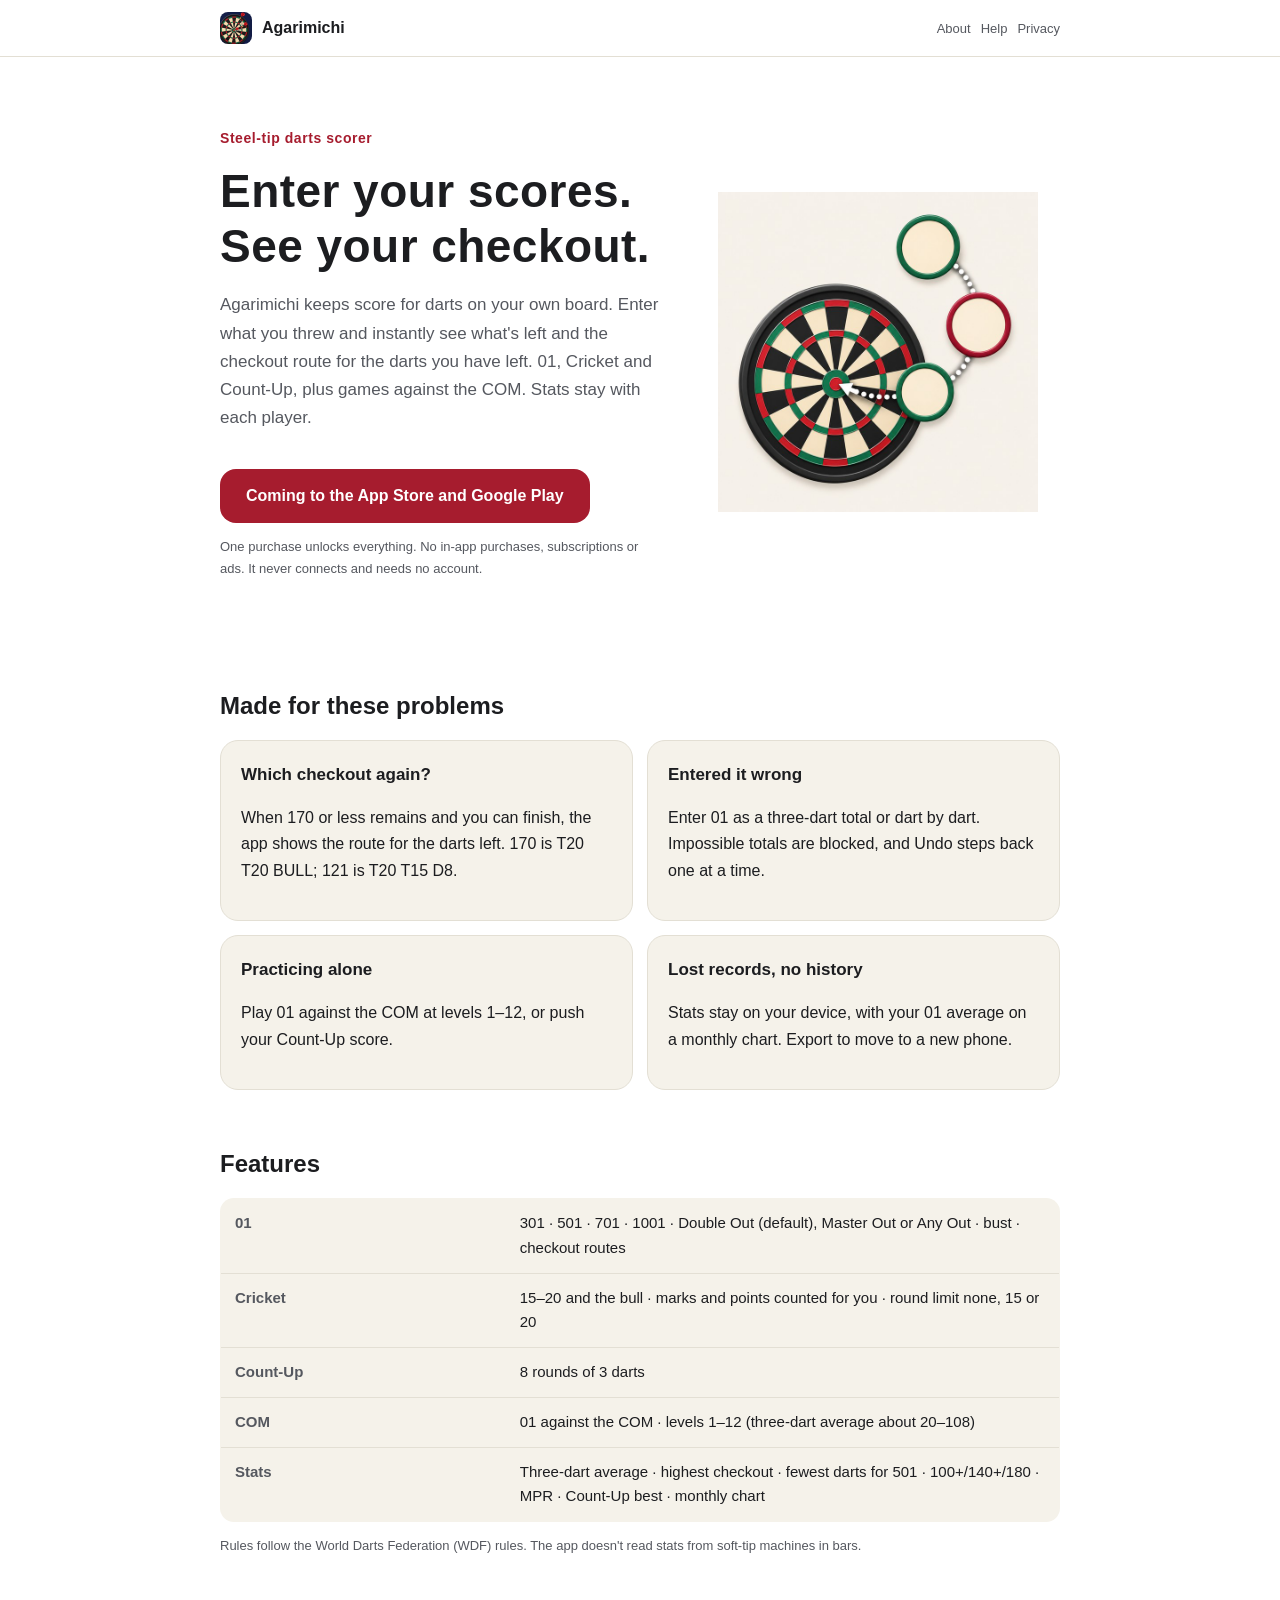
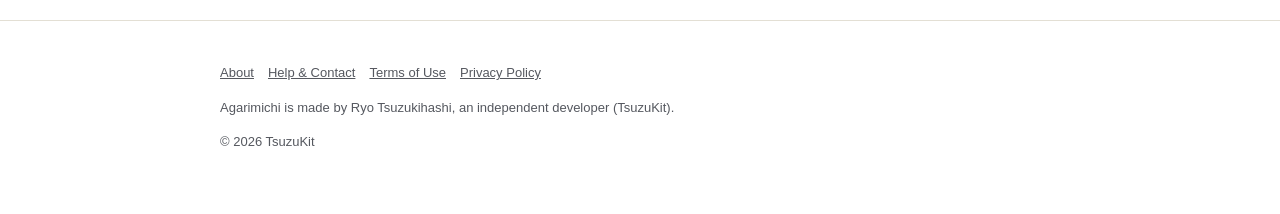
<file: index.html>
<!DOCTYPE html>
<html lang="ja" data-title-ja="あがりみち｜ダーツのスコアとアレンジ" data-title-en="Agarimichi | Darts scorer with checkout routes">
<head>
<meta charset="UTF-8">
<meta name="viewport" content="width=device-width, initial-scale=1">
<script>(function(){var l=navigator.languages&&navigator.languages.length?navigator.languages:[navigator.language||"ja"],p="en";for(var i=0;i<l.length;i++){var c=String(l[i]).toLowerCase();if(c.indexOf("ja")===0){p="ja";break}if(c.indexOf("en")===0){p="en";break}}var d=document.documentElement;d.lang=p;var t=d.getAttribute("data-title-"+p);if(t){document.title=t}})();</script>
<title>あがりみち｜ダーツのスコアとアレンジ</title>
<meta name="description" content="家のダーツボードで投げた点を入れると、残りと上がりの道すじ（アレンジ）がすぐ出るスコアのアプリ。01・クリケット・カウントアップ・COM 対戦・人ごとの成績。買い切り・広告なし・通信なし。 / Enter what you throw at your own dartboard and see what is left and how to check out. 01, Cricket, Count-Up, games vs the COM and stats. One purchase, no ads, no network.">
<meta property="og:title" content="あがりみち｜ダーツのスコアとアレンジ">
<meta property="og:description" content="家のダーツボードで投げた点を入れると、残りと上がりの道すじ（アレンジ）がすぐ出るスコアのアプリ。01・クリケット・カウントアップ・COM 対戦・人ごとの成績。買い切り・広告なし・通信なし。">
<meta property="og:type" content="website">
<meta property="og:url" content="https://agarimichi.tsuzukit.com/">
<meta property="og:image" content="https://agarimichi.tsuzukit.com/assets/og.jpg">
<link rel="icon" href="assets/icon.png">
<link rel="apple-touch-icon" href="assets/icon.png">
<link rel="stylesheet" href="style.css">
</head>
<body>
<div data-l="ja" lang="ja">
<header class="site"><div class="wrap">
<a class="brand" href="./"><img src="assets/icon.png" alt="" width="32" height="32">あがりみち</a>
<nav class="site"><a href="./">紹介</a><a href="support.html">使い方</a><a href="privacy.html">プライバシー</a></nav>
</div></header>
<main class="wrap">
<section class="hero">
<div>
<p class="eyebrow">ハードダーツのスコア</p>
<h1>投げた点を入れると、<br>上がりの道すじが出る。</h1>
<p class="lead">家のダーツボードで投げた点を入れると、残りの点と、残りの本数で上がる道すじ（アレンジ）がすぐ出ます。01・クリケット・カウントアップ、ひとりなら COM と対戦も。成績は人ごとに残り続けます。</p>
<a class="cta" href="#store" id="store">App Store・Google Play で配信予定</a>
<p class="note">買い切りで全部の機能が使え、アプリ内課金・サブスクリプション・広告はありません。通信しません。アカウントもありません。</p>
</div>
<img src="assets/hero.jpg" alt="ダーツボードの前に3つの丸い札が点線でつながり、まん中のブルを指しているイラスト" width="360">
</section>

<h2>こんな困りごとのために</h2>
<div class="grid two">
<div class="card"><h3>上がり方がすぐ出てこない</h3><p>残りが170以下で上がれるときは、残りの本数で上がる道すじを出します。170なら T20 T20 BULL、121なら T20 T15 D8。</p></div>
<div class="card"><h3>入れ間違えた</h3><p>01 は3投の合計か1投ずつを選べます。3投では出ない合計は入れられず、間違えたら［戻す］で1つずつ戻せます。</p></div>
<div class="card"><h3>ひとりで練習したい</h3><p>01 を COM と対戦できます。強さは1〜12。カウントアップで点を伸ばす練習も。</p></div>
<div class="card"><h3>記録が消える・前の月が見られない</h3><p>成績はこの端末に残り続けます。01 の平均を月ごとのグラフで。書き出して機種変更にも。</p></div>
</div>

<h2>できること</h2>
<table>
<tr><th>01</th><td>301・501・701・1001・上がりはダブル（初めの設定）・マスター・何でも・バースト・アレンジ</td></tr>
<tr><th>クリケット</th><td>15〜20とブル・マークと点を自動で数える・ラウンドの上限 なし・15・20</td></tr>
<tr><th>カウントアップ</th><td>8ラウンド・24投の合計</td></tr>
<tr><th>COM</th><td>01 で対戦・強さ1〜12（3投の平均がおよそ20〜108）</td></tr>
<tr><th>成績</th><td>3投の平均・最高の上がり・501の最少本数・100以上／140以上／180・MPR・カウントアップの最高・月ごとのグラフ</td></tr>
</table>
<p class="note">決まりは世界ダーツ連盟（WDF）の競技規則にそろえました。お店のダーツマシン（ソフトダーツ）の成績は読みません。</p>
</main>
<footer class="site"><div class="wrap">
<p><a href="./">紹介</a><a href="support.html">使い方とお問い合わせ</a><a href="terms.html">利用規約</a><a href="privacy.html">プライバシーポリシー</a></p>
<p>あがりみちは、個人開発者の續橋涼（TsuzuKit）が作っているアプリです。</p>
<p>© 2026 TsuzuKit</p>
</div></footer>
</div>
<div data-l="en" lang="en">
<header class="site"><div class="wrap">
<a class="brand" href="./"><img src="assets/icon.png" alt="" width="32" height="32">Agarimichi</a>
<nav class="site"><a href="./">About</a><a href="support.html">Help</a><a href="privacy.html">Privacy</a></nav>
</div></header>
<main class="wrap">
<section class="hero">
<div>
<p class="eyebrow">Steel-tip darts scorer</p>
<h1>Enter your scores.<br>See your checkout.</h1>
<p class="lead">Agarimichi keeps score for darts on your own board. Enter what you threw and instantly see what's left and the checkout route for the darts you have left. 01, Cricket and Count-Up, plus games against the COM. Stats stay with each player.</p>
<a class="cta" href="#store" id="store">Coming to the App Store and Google Play</a>
<p class="note">One purchase unlocks everything. No in-app purchases, subscriptions or ads. It never connects and needs no account.</p>
</div>
<img src="assets/hero.jpg" alt="Illustration of three round markers joined by a dotted line, pointing to the bull of a dartboard" width="360">
</section>

<h2>Made for these problems</h2>
<div class="grid two">
<div class="card"><h3>Which checkout again?</h3><p>When 170 or less remains and you can finish, the app shows the route for the darts left. 170 is T20 T20 BULL; 121 is T20 T15 D8.</p></div>
<div class="card"><h3>Entered it wrong</h3><p>Enter 01 as a three-dart total or dart by dart. Impossible totals are blocked, and Undo steps back one at a time.</p></div>
<div class="card"><h3>Practicing alone</h3><p>Play 01 against the COM at levels 1–12, or push your Count-Up score.</p></div>
<div class="card"><h3>Lost records, no history</h3><p>Stats stay on your device, with your 01 average on a monthly chart. Export to move to a new phone.</p></div>
</div>

<h2>Features</h2>
<table>
<tr><th>01</th><td>301 · 501 · 701 · 1001 · Double Out (default), Master Out or Any Out · bust · checkout routes</td></tr>
<tr><th>Cricket</th><td>15–20 and the bull · marks and points counted for you · round limit none, 15 or 20</td></tr>
<tr><th>Count-Up</th><td>8 rounds of 3 darts</td></tr>
<tr><th>COM</th><td>01 against the COM · levels 1–12 (three-dart average about 20–108)</td></tr>
<tr><th>Stats</th><td>Three-dart average · highest checkout · fewest darts for 501 · 100+/140+/180 · MPR · Count-Up best · monthly chart</td></tr>
</table>
<p class="note">Rules follow the World Darts Federation (WDF) rules. The app doesn't read stats from soft-tip machines in bars.</p>
</main>
<footer class="site"><div class="wrap">
<p><a href="./">About</a><a href="support.html">Help & Contact</a><a href="terms.html">Terms of Use</a><a href="privacy.html">Privacy Policy</a></p>
<p>Agarimichi is made by Ryo Tsuzukihashi, an independent developer (TsuzuKit).</p>
<p>© 2026 TsuzuKit</p>
</div></footer>
</div>
</body>
</html>
</file>
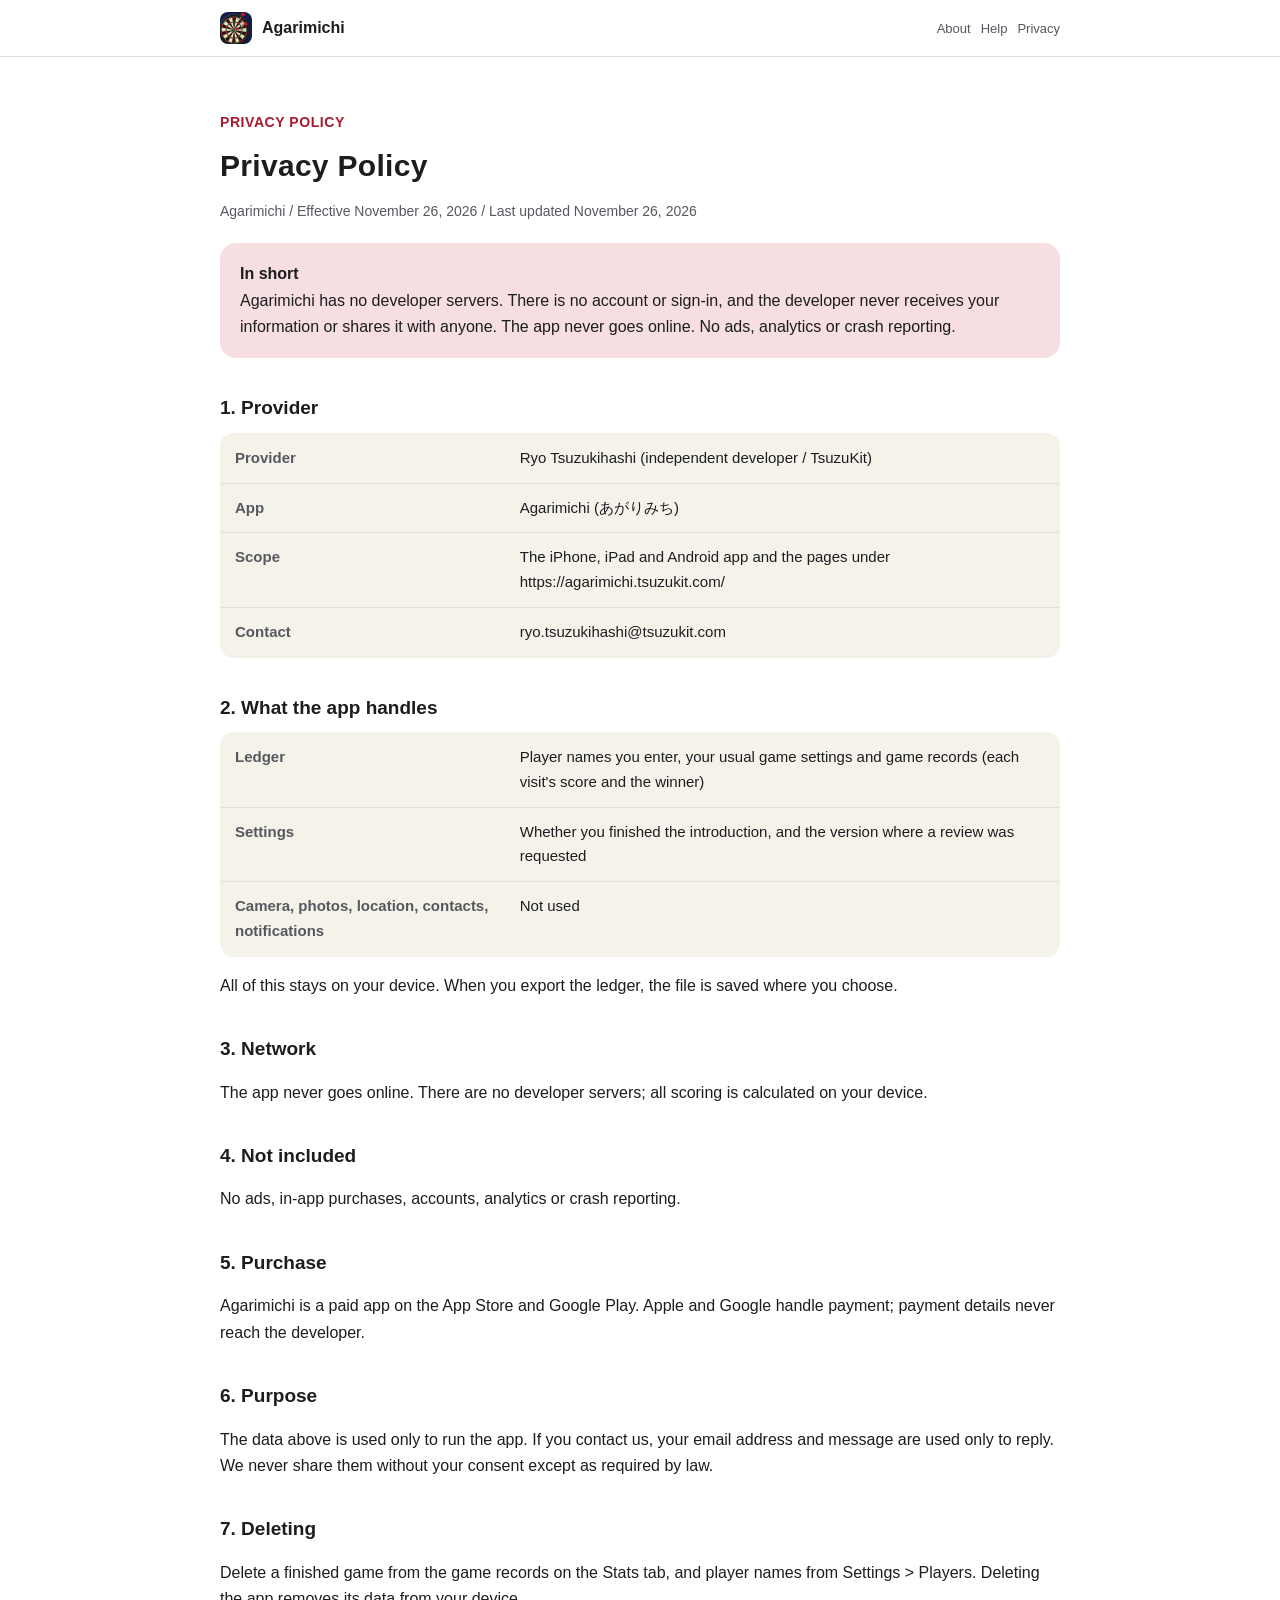
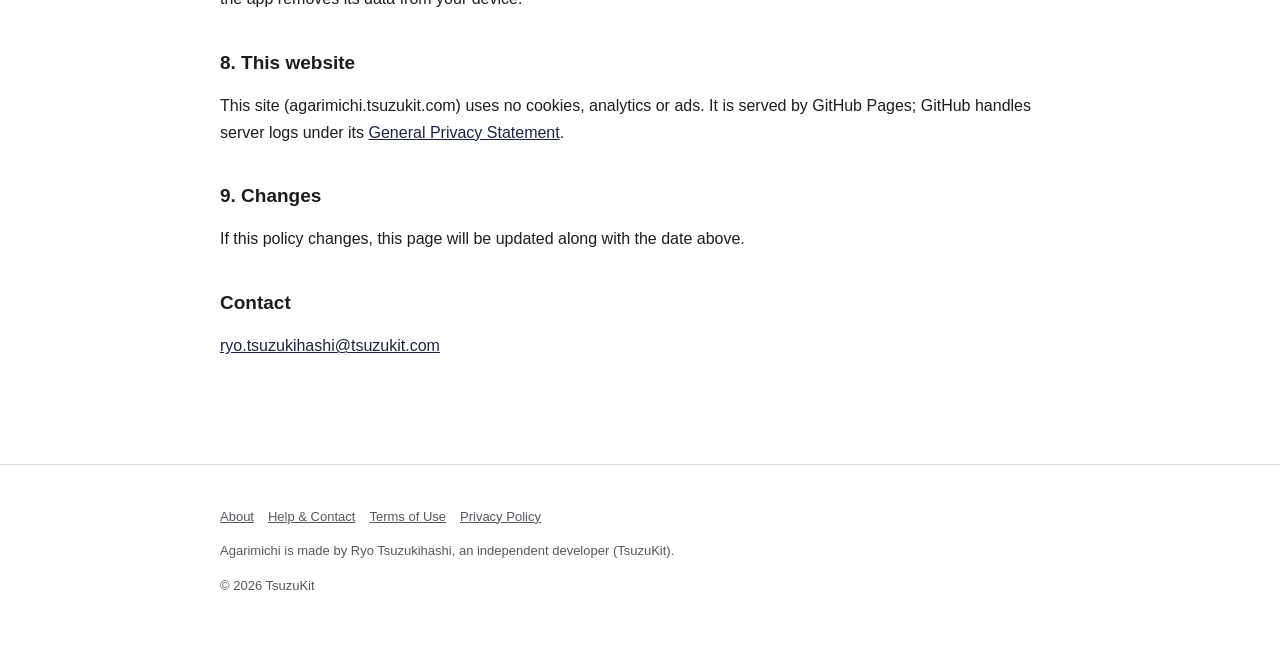
<file: privacy.html>
<!DOCTYPE html>
<html lang="ja" data-title-ja="プライバシーポリシー - あがりみち" data-title-en="Privacy Policy - Agarimichi">
<head>
<meta charset="UTF-8">
<meta name="viewport" content="width=device-width, initial-scale=1">
<script>(function(){var l=navigator.languages&&navigator.languages.length?navigator.languages:[navigator.language||"ja"],p="en";for(var i=0;i<l.length;i++){var c=String(l[i]).toLowerCase();if(c.indexOf("ja")===0){p="ja";break}if(c.indexOf("en")===0){p="en";break}}var d=document.documentElement;d.lang=p;var t=d.getAttribute("data-title-"+p);if(t){document.title=t}})();</script>
<title>プライバシーポリシー - あがりみち</title>
<meta name="description" content="あがりみちのプライバシーポリシー。開発者は個人情報を集めません。通信しません。 / Privacy Policy for Agarimichi. The developer collects no personal information and the app never connects.">
<meta property="og:title" content="プライバシーポリシー - あがりみち">
<meta property="og:description" content="あがりみちのプライバシーポリシー。開発者は個人情報を集めません。通信しません。">
<meta property="og:type" content="website">
<meta property="og:url" content="https://agarimichi.tsuzukit.com/privacy.html">
<meta property="og:image" content="https://agarimichi.tsuzukit.com/assets/og.jpg">
<link rel="icon" href="assets/icon.png">
<link rel="apple-touch-icon" href="assets/icon.png">
<link rel="stylesheet" href="style.css">
</head>
<body>
<div data-l="ja" lang="ja">
<header class="site"><div class="wrap">
<a class="brand" href="./"><img src="assets/icon.png" alt="" width="32" height="32">あがりみち</a>
<nav class="site"><a href="./">紹介</a><a href="support.html">使い方</a><a href="privacy.html">プライバシー</a></nav>
</div></header>
<main class="wrap">
<article class="doc">
<p class="eyebrow">PRIVACY POLICY</p>
<h1>プライバシーポリシー</h1>
<p class="meta">あがりみち／制定日 2026年11月26日／改定日 2026年11月26日</p>
<div class="summary"><strong>このポリシーの要旨</strong><br>あがりみちは、開発者のサーバーを持たないアプリです。アカウント登録やログインはなく、開発者があなたの情報を受け取ることはありません。第三者に渡すこともありません。通信はしません。広告、分析ツール、クラッシュを報告する仕組みは入れていません。</div>
<h2>1. 提供者</h2>
<table>
<tr><th>提供者</th><td>續橋涼（個人開発者 / TsuzuKit）</td></tr>
<tr><th>アプリ名</th><td>あがりみち（英語名 Agarimichi）</td></tr>
<tr><th>対象</th><td>iPhone・iPad・Android 向けアプリと、このページを含む https://agarimichi.tsuzukit.com/ 配下のページ</td></tr>
<tr><th>連絡先</th><td>ryo.tsuzukihashi@tsuzukit.com</td></tr>
</table>
<h2>2. アプリが扱うもの</h2>
<table>
<tr><th>帳面</th><td>あなたが入れた人の名前・いつものゲームの設定・ゲームの記録（回ごとの点・勝った人）</td></tr>
<tr><th>アプリの設定</th><td>案内を終えたかどうか・レビューのお願いを出した版</td></tr>
<tr><th>カメラ・写真・位置・連絡先・通知</th><td>使いません</td></tr>
</table>
<p>これらは端末の中だけに保存します。帳面を書き出したときのファイルは、あなたが選んだ場所に保存されます。</p>
<h2>3. 通信</h2>
<p>通信はしません。開発者のサーバーはありません。点数の計算はすべて端末の中で行います。</p>
<h2>4. 入れていないもの</h2>
<p>広告・アプリ内課金・アカウント登録・分析ツール・クラッシュの報告は入れていません。</p>
<h2>5. 購入</h2>
<p>本アプリは App Store と Google Play の有料アプリです。お支払いは Apple・Google が処理し、支払いの情報は開発者には届きません。</p>
<h2>6. 情報を使う目的</h2>
<p>上のものは、アプリを動かすためだけに使います。お問い合わせをいただいたときは、メールアドレスと内容をお返事のためだけに使います。法令にもとづく場合を除き、本人の同意なく第三者に渡すことはありません。</p>
<h2>7. 消したいとき</h2>
<p>終えたゲームは［成績］のゲームの記録から、人の名前は設定の［人］から消せます。アプリを消すと、端末の中のデータは消えます。</p>
<h2>8. このウェブサイトについて</h2>
<p>このサイト（agarimichi.tsuzukit.com）は、Cookie も、アクセスを計測する仕組みも、広告も使っていません。サイトは GitHub Pages で配信しており、配信の記録は GitHub の <a href="https://docs.github.com/ja/site-policy/privacy-policies/github-general-privacy-statement">プライバシーについての声明</a> に沿って扱われます。</p>
<h2>9. 改定</h2>
<p>このポリシーを変えるときは、このページを書きかえ、上の改定日を新しくします。</p>
<h2>お問い合わせ</h2>
<p><a href="mailto:ryo.tsuzukihashi@tsuzukit.com">ryo.tsuzukihashi@tsuzukit.com</a></p>
</article>
</main>
<footer class="site"><div class="wrap">
<p><a href="./">紹介</a><a href="support.html">使い方とお問い合わせ</a><a href="terms.html">利用規約</a><a href="privacy.html">プライバシーポリシー</a></p>
<p>あがりみちは、個人開発者の續橋涼（TsuzuKit）が作っているアプリです。</p>
<p>© 2026 TsuzuKit</p>
</div></footer>
</div>
<div data-l="en" lang="en">
<header class="site"><div class="wrap">
<a class="brand" href="./"><img src="assets/icon.png" alt="" width="32" height="32">Agarimichi</a>
<nav class="site"><a href="./">About</a><a href="support.html">Help</a><a href="privacy.html">Privacy</a></nav>
</div></header>
<main class="wrap">
<article class="doc">
<p class="eyebrow">PRIVACY POLICY</p>
<h1>Privacy Policy</h1>
<p class="meta">Agarimichi / Effective November 26, 2026 / Last updated November 26, 2026</p>
<div class="summary"><strong>In short</strong><br>Agarimichi has no developer servers. There is no account or sign-in, and the developer never receives your information or shares it with anyone. The app never goes online. No ads, analytics or crash reporting.</div>
<h2>1. Provider</h2>
<table>
<tr><th>Provider</th><td>Ryo Tsuzukihashi (independent developer / TsuzuKit)</td></tr>
<tr><th>App</th><td>Agarimichi (あがりみち)</td></tr>
<tr><th>Scope</th><td>The iPhone, iPad and Android app and the pages under https://agarimichi.tsuzukit.com/</td></tr>
<tr><th>Contact</th><td>ryo.tsuzukihashi@tsuzukit.com</td></tr>
</table>
<h2>2. What the app handles</h2>
<table>
<tr><th>Ledger</th><td>Player names you enter, your usual game settings and game records (each visit's score and the winner)</td></tr>
<tr><th>Settings</th><td>Whether you finished the introduction, and the version where a review was requested</td></tr>
<tr><th>Camera, photos, location, contacts, notifications</th><td>Not used</td></tr>
</table>
<p>All of this stays on your device. When you export the ledger, the file is saved where you choose.</p>
<h2>3. Network</h2>
<p>The app never goes online. There are no developer servers; all scoring is calculated on your device.</p>
<h2>4. Not included</h2>
<p>No ads, in-app purchases, accounts, analytics or crash reporting.</p>
<h2>5. Purchase</h2>
<p>Agarimichi is a paid app on the App Store and Google Play. Apple and Google handle payment; payment details never reach the developer.</p>
<h2>6. Purpose</h2>
<p>The data above is used only to run the app. If you contact us, your email address and message are used only to reply. We never share them without your consent except as required by law.</p>
<h2>7. Deleting</h2>
<p>Delete a finished game from the game records on the Stats tab, and player names from Settings > Players. Deleting the app removes its data from your device.</p>
<h2>8. This website</h2>
<p>This site (agarimichi.tsuzukit.com) uses no cookies, analytics or ads. It is served by GitHub Pages; GitHub handles server logs under its <a href="https://docs.github.com/en/site-policy/privacy-policies/github-general-privacy-statement">General Privacy Statement</a>.</p>
<h2>9. Changes</h2>
<p>If this policy changes, this page will be updated along with the date above.</p>
<h2>Contact</h2>
<p><a href="mailto:ryo.tsuzukihashi@tsuzukit.com">ryo.tsuzukihashi@tsuzukit.com</a></p>
</article>
</main>
<footer class="site"><div class="wrap">
<p><a href="./">About</a><a href="support.html">Help & Contact</a><a href="terms.html">Terms of Use</a><a href="privacy.html">Privacy Policy</a></p>
<p>Agarimichi is made by Ryo Tsuzukihashi, an independent developer (TsuzuKit).</p>
<p>© 2026 TsuzuKit</p>
</div></footer>
</div>
</body>
</html>
</file>
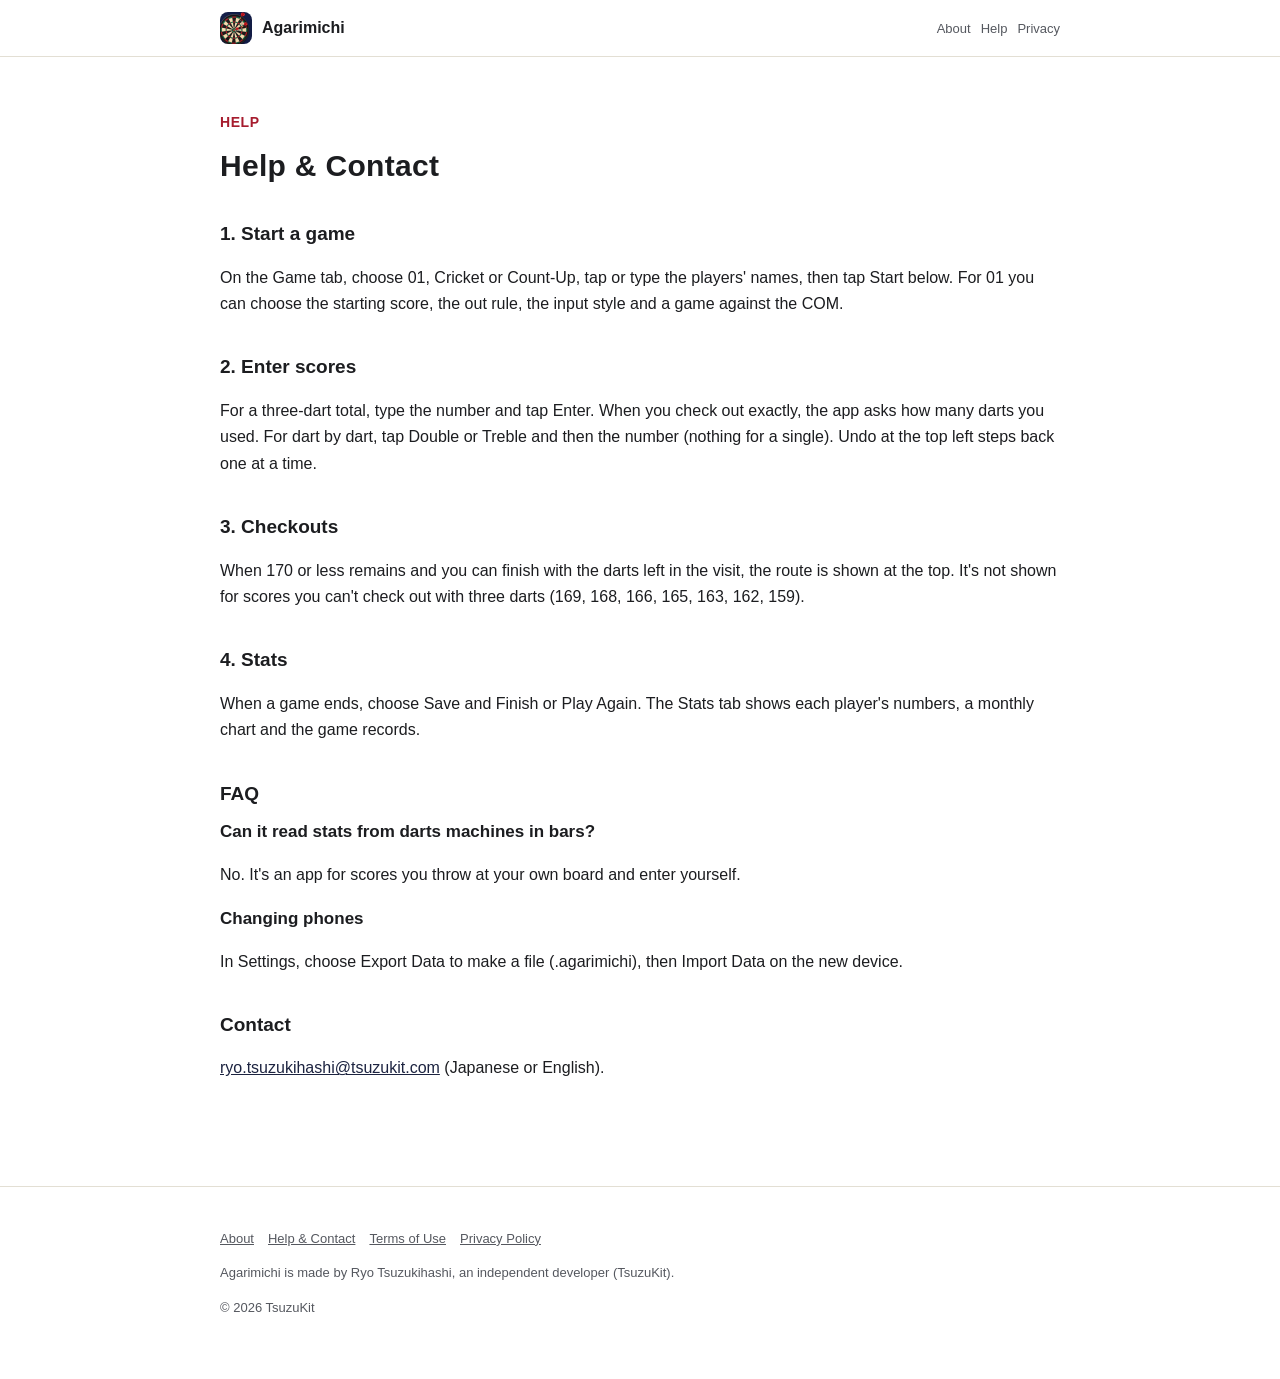
<file: support.html>
<!DOCTYPE html>
<html lang="ja" data-title-ja="使い方とお問い合わせ - あがりみち" data-title-en="Help &amp; Contact - Agarimichi">
<head>
<meta charset="UTF-8">
<meta name="viewport" content="width=device-width, initial-scale=1">
<script>(function(){var l=navigator.languages&&navigator.languages.length?navigator.languages:[navigator.language||"ja"],p="en";for(var i=0;i<l.length;i++){var c=String(l[i]).toLowerCase();if(c.indexOf("ja")===0){p="ja";break}if(c.indexOf("en")===0){p="en";break}}var d=document.documentElement;d.lang=p;var t=d.getAttribute("data-title-"+p);if(t){document.title=t}})();</script>
<title>使い方とお問い合わせ - あがりみち</title>
<meta name="description" content="あがりみちの使い方（ゲームをはじめる・点を入れる・アレンジ・成績）とよくあるご質問、お問い合わせ。 / How to use Agarimichi (start a game, enter scores, checkouts, stats), FAQ and contact.">
<meta property="og:title" content="使い方とお問い合わせ - あがりみち">
<meta property="og:description" content="あがりみちの使い方（ゲームをはじめる・点を入れる・アレンジ・成績）とよくあるご質問、お問い合わせ。">
<meta property="og:type" content="website">
<meta property="og:url" content="https://agarimichi.tsuzukit.com/support.html">
<meta property="og:image" content="https://agarimichi.tsuzukit.com/assets/og.jpg">
<link rel="icon" href="assets/icon.png">
<link rel="apple-touch-icon" href="assets/icon.png">
<link rel="stylesheet" href="style.css">
</head>
<body>
<div data-l="ja" lang="ja">
<header class="site"><div class="wrap">
<a class="brand" href="./"><img src="assets/icon.png" alt="" width="32" height="32">あがりみち</a>
<nav class="site"><a href="./">紹介</a><a href="support.html">使い方</a><a href="privacy.html">プライバシー</a></nav>
</div></header>
<main class="wrap">
<article class="doc">
<p class="eyebrow">HELP</p>
<h1>使い方とお問い合わせ</h1>
<h2>1. ゲームをはじめる</h2>
<p>［ゲーム］のタブで、01・クリケット・カウントアップを選び、投げる人の名前を押すか入れて、下の［はじめる］を押します。01 では始めの点・上がりの決まり・入れ方・COM との対戦を選べます。</p>
<h2>2. 点を入れる</h2>
<p>01 の「3投の合計」は、数字を押して［入れる］。ちょうど上がったときは、上がりに使った本数を聞きます。「1投ずつ」は［ダブル］［トリプル］を押してから数字を押します（何も押さなければシングル）。間違えたら左上の［戻す］で1つずつ戻せます。</p>
<h2>3. アレンジ</h2>
<p>残りが170以下で、その回の残りの本数で上がれるときは、上に道すじを出します。3本で上がれない数（169・168・166・165・163・162・159）では出しません。</p>
<h2>4. 成績</h2>
<p>ゲームが終わったら［記録して終える］か［もう1回］。［成績］のタブで、人ごとの数と月ごとのグラフ、ゲームの記録を見られます。</p>
<h2>よくあるご質問</h2>
<h3>お店のダーツマシンの成績は入りますか</h3>
<p>入りません。家のボード（ハードダーツ）で投げた点を、自分で入れるアプリです。</p>
<h3>機種変更のとき</h3>
<p>［設定］→［帳面を書き出す］でファイル（.agarimichi）を作り、新しい端末で［帳面を読みこむ］を押してください。</p>
<h2>お問い合わせ</h2>
<p><a href="mailto:ryo.tsuzukihashi@tsuzukit.com">ryo.tsuzukihashi@tsuzukit.com</a>（日本語・英語）。</p>
</article>
</main>
<footer class="site"><div class="wrap">
<p><a href="./">紹介</a><a href="support.html">使い方とお問い合わせ</a><a href="terms.html">利用規約</a><a href="privacy.html">プライバシーポリシー</a></p>
<p>あがりみちは、個人開発者の續橋涼（TsuzuKit）が作っているアプリです。</p>
<p>© 2026 TsuzuKit</p>
</div></footer>
</div>
<div data-l="en" lang="en">
<header class="site"><div class="wrap">
<a class="brand" href="./"><img src="assets/icon.png" alt="" width="32" height="32">Agarimichi</a>
<nav class="site"><a href="./">About</a><a href="support.html">Help</a><a href="privacy.html">Privacy</a></nav>
</div></header>
<main class="wrap">
<article class="doc">
<p class="eyebrow">HELP</p>
<h1>Help &amp; Contact</h1>
<h2>1. Start a game</h2>
<p>On the Game tab, choose 01, Cricket or Count-Up, tap or type the players' names, then tap Start below. For 01 you can choose the starting score, the out rule, the input style and a game against the COM.</p>
<h2>2. Enter scores</h2>
<p>For a three-dart total, type the number and tap Enter. When you check out exactly, the app asks how many darts you used. For dart by dart, tap Double or Treble and then the number (nothing for a single). Undo at the top left steps back one at a time.</p>
<h2>3. Checkouts</h2>
<p>When 170 or less remains and you can finish with the darts left in the visit, the route is shown at the top. It's not shown for scores you can't check out with three darts (169, 168, 166, 165, 163, 162, 159).</p>
<h2>4. Stats</h2>
<p>When a game ends, choose Save and Finish or Play Again. The Stats tab shows each player's numbers, a monthly chart and the game records.</p>
<h2>FAQ</h2>
<h3>Can it read stats from darts machines in bars?</h3>
<p>No. It's an app for scores you throw at your own board and enter yourself.</p>
<h3>Changing phones</h3>
<p>In Settings, choose Export Data to make a file (.agarimichi), then Import Data on the new device.</p>
<h2>Contact</h2>
<p><a href="mailto:ryo.tsuzukihashi@tsuzukit.com">ryo.tsuzukihashi@tsuzukit.com</a> (Japanese or English).</p>
</article>
</main>
<footer class="site"><div class="wrap">
<p><a href="./">About</a><a href="support.html">Help & Contact</a><a href="terms.html">Terms of Use</a><a href="privacy.html">Privacy Policy</a></p>
<p>Agarimichi is made by Ryo Tsuzukihashi, an independent developer (TsuzuKit).</p>
<p>© 2026 TsuzuKit</p>
</div></footer>
</div>
</body>
</html>
</file>
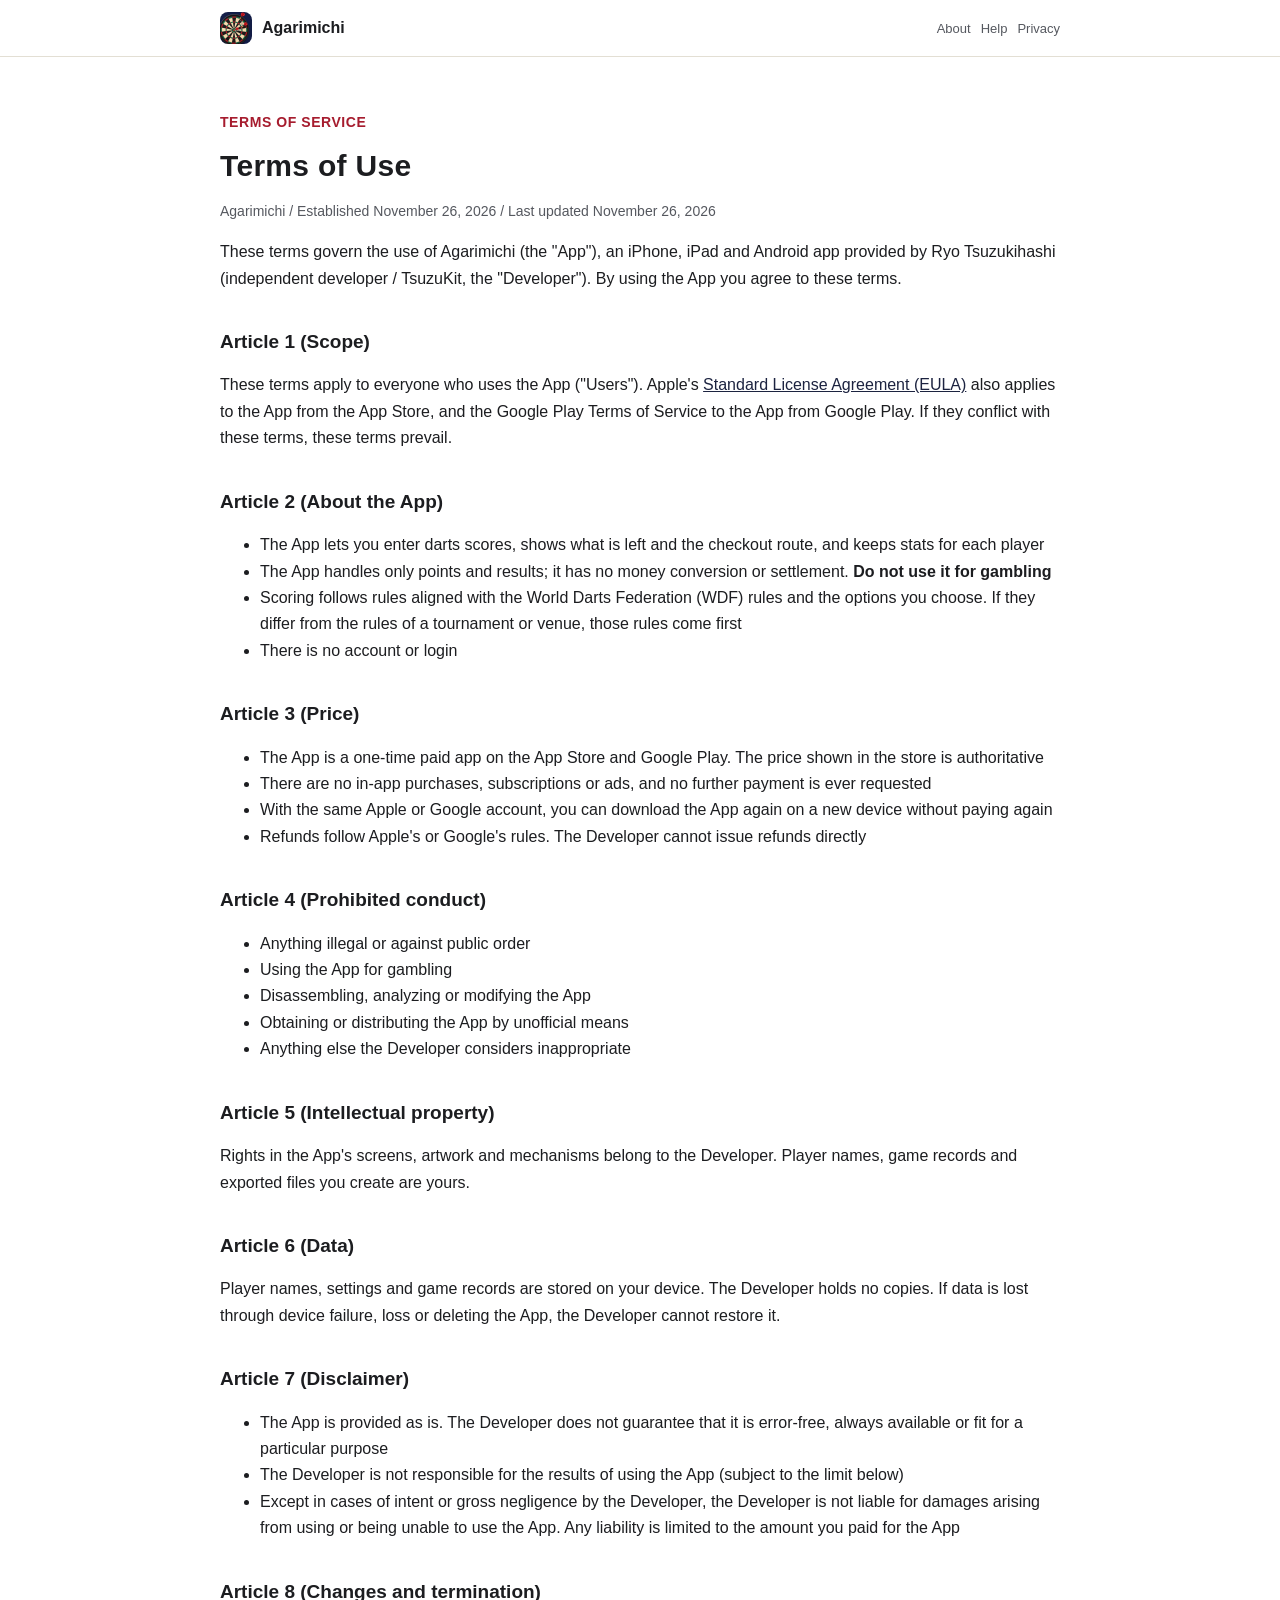
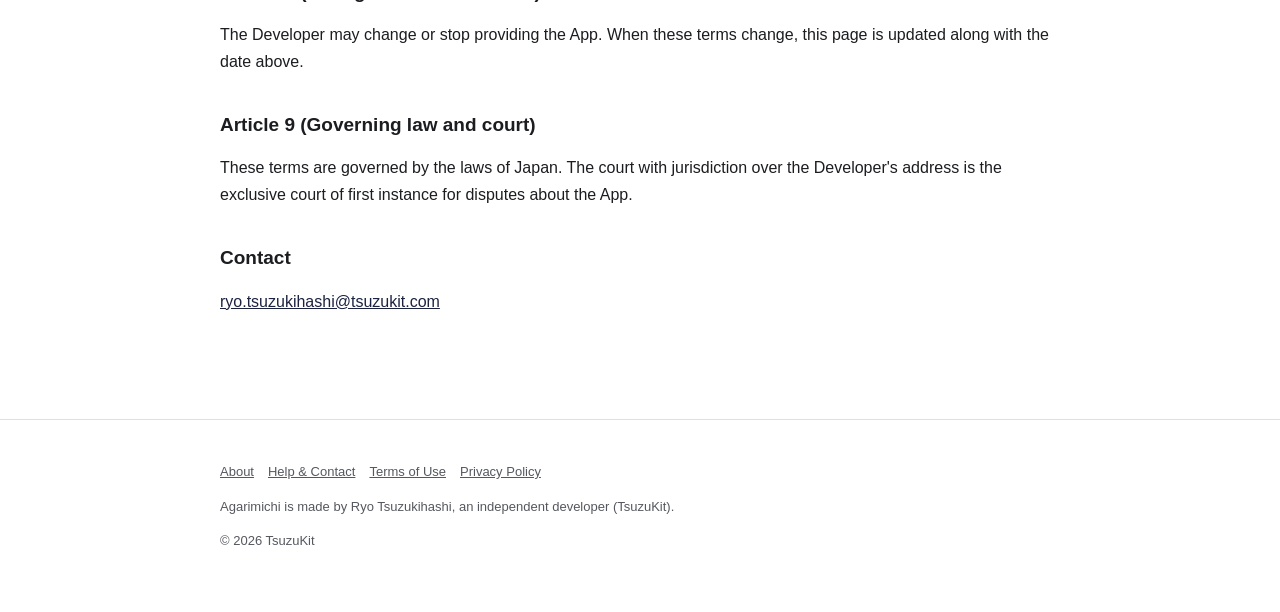
<file: terms.html>
<!DOCTYPE html>
<html lang="ja" data-title-ja="利用規約 - あがりみち" data-title-en="Terms of Use - Agarimichi">
<head>
<meta charset="UTF-8">
<meta name="viewport" content="width=device-width, initial-scale=1">
<script>(function(){var l=navigator.languages&&navigator.languages.length?navigator.languages:[navigator.language||"ja"],p="en";for(var i=0;i<l.length;i++){var c=String(l[i]).toLowerCase();if(c.indexOf("ja")===0){p="ja";break}if(c.indexOf("en")===0){p="en";break}}var d=document.documentElement;d.lang=p;var t=d.getAttribute("data-title-"+p);if(t){document.title=t}})();</script>
<title>利用規約 - あがりみち</title>
<meta name="description" content="あがりみちの利用規約。 / Terms of Use for Agarimichi.">
<meta property="og:title" content="利用規約 - あがりみち">
<meta property="og:description" content="あがりみちの利用規約。">
<meta property="og:type" content="website">
<meta property="og:url" content="https://agarimichi.tsuzukit.com/terms.html">
<meta property="og:image" content="https://agarimichi.tsuzukit.com/assets/og.jpg">
<link rel="icon" href="assets/icon.png">
<link rel="apple-touch-icon" href="assets/icon.png">
<link rel="stylesheet" href="style.css">
</head>
<body>
<div data-l="ja" lang="ja">
<header class="site"><div class="wrap">
<a class="brand" href="./"><img src="assets/icon.png" alt="" width="32" height="32">あがりみち</a>
<nav class="site"><a href="./">紹介</a><a href="support.html">使い方</a><a href="privacy.html">プライバシー</a></nav>
</div></header>
<main class="wrap">
<article class="doc">
<p class="eyebrow">TERMS OF SERVICE</p>
<h1>利用規約</h1>
<p class="meta">あがりみち／制定日 2026年11月26日／改定日 2026年11月26日</p>
<p>この規約は、續橋涼（個人開発者 / TsuzuKit。以下「開発者」）が提供する iPhone・iPad・Android アプリ「あがりみち」（以下「本アプリ」）を使うときの決まりです。本アプリを使った時点で、この規約に同意したものとします。</p>
<h2>第1条（適用）</h2>
<p>この規約は、本アプリを使うすべての方（以下「利用者」）に適用されます。App Store から入れた本アプリには、Apple が定める<a href="https://www.apple.com/legal/internet-services/itunes/dev/stdeula/">標準のライセンス契約（EULA）</a>も、Google Play から入れた本アプリには Google Play の利用規約も、あわせて適用されます。この規約とそれらが食い違うときは、この規約を優先します。</p>
<h2>第2条（本アプリについて）</h2>
<ul>
<li>本アプリは、ダーツで投げた点を入れて残りと上がりの道すじを出し、人ごとの成績を数えるための道具です</li>
<li>本アプリは点数と勝ち負けだけを扱い、お金の換算・精算の機能はありません。<strong>賭けごとには使わないでください</strong></li>
<li>点数の計算は、世界ダーツ連盟（WDF）の競技規則にそろえた決まりと、利用者が選んだ決まりに従います。大会やお店の決まりと違うときは、そちらを優先してください</li>
<li>アカウント登録やログインはありません</li>
</ul>
<h2>第3条（料金）</h2>
<ul>
<li>本アプリは、App Store・Google Play で購入する買い切りの有料アプリです。価格はストアに表示されるものが正です</li>
<li>アプリ内課金、サブスクリプション、広告はありません。購入したあとに追加の支払いを求めることはありません</li>
<li>同じ Apple アカウント・Google アカウントであれば、機種変更やアプリの入れ直しのときに、もう一度お支払いいただかずにダウンロードできます</li>
<li>返金は Apple・Google の規定に従います。開発者が直接返金することはできません</li>
</ul>
<h2>第4条（禁止事項）</h2>
<p>本アプリを使うとき、次のことをしてはいけません。</p>
<ul>
<li>法令や公序良俗に反すること</li>
<li>本アプリを賭けごとに使うこと</li>
<li>本アプリを分解・解析・改変すること</li>
<li>本アプリを正規の方法以外で入手したり、配ったりすること</li>
<li>そのほか、開発者が不適切と判断すること</li>
</ul>
<h2>第5条（知的財産）</h2>
<p>本アプリの画面・絵・仕組みについての権利は、開発者にあります。利用者が入れた人の名前・ゲームの記録と、書き出したファイルは、利用者のものです。</p>
<h2>第6条（データ）</h2>
<p>人の名前・設定・ゲームの記録は、利用者の端末に保存されます。開発者はそれを持っていません。端末の故障や紛失、アプリの削除などで消えても、開発者は元に戻すことができません。</p>
<h2>第7条（免責事項）</h2>
<ul>
<li>本アプリは、そのままの状態で提供します。開発者は、本アプリに誤りがないこと、いつでも使えること、特定の目的に合うことを保証しません</li>
<li>本アプリを使った結果について、開発者は責任を負いません（下の項の上限のとおり）</li>
<li>本アプリを使ったこと、または使えなかったことで利用者や周りの人に損害が生じても、開発者に故意または重大な過失がある場合を除き、開発者は責任を負いません。責任を負う場合も、利用者が本アプリに支払った金額を上限とします</li>
</ul>
<h2>第8条（変更と終了）</h2>
<p>開発者は、本アプリの内容を変えること、提供を終えることがあります。この規約を変えるときは、このページを書きかえ、上の改定日を新しくします。</p>
<h2>第9条（準拠法と裁判所）</h2>
<p>この規約は日本法に従います。本アプリについての争いは、開発者の住所地を管轄する裁判所を、第一審の専属的な合意管轄裁判所とします。</p>
<h2>お問い合わせ</h2>
<p><a href="mailto:ryo.tsuzukihashi@tsuzukit.com">ryo.tsuzukihashi@tsuzukit.com</a></p>
</article>
</main>
<footer class="site"><div class="wrap">
<p><a href="./">紹介</a><a href="support.html">使い方とお問い合わせ</a><a href="terms.html">利用規約</a><a href="privacy.html">プライバシーポリシー</a></p>
<p>あがりみちは、個人開発者の續橋涼（TsuzuKit）が作っているアプリです。</p>
<p>© 2026 TsuzuKit</p>
</div></footer>
</div>
<div data-l="en" lang="en">
<header class="site"><div class="wrap">
<a class="brand" href="./"><img src="assets/icon.png" alt="" width="32" height="32">Agarimichi</a>
<nav class="site"><a href="./">About</a><a href="support.html">Help</a><a href="privacy.html">Privacy</a></nav>
</div></header>
<main class="wrap">
<article class="doc">
<p class="eyebrow">TERMS OF SERVICE</p>
<h1>Terms of Use</h1>
<p class="meta">Agarimichi / Established November 26, 2026 / Last updated November 26, 2026</p>
<p>These terms govern the use of Agarimichi (the "App"), an iPhone, iPad and Android app provided by Ryo Tsuzukihashi (independent developer / TsuzuKit, the "Developer"). By using the App you agree to these terms.</p>
<h2>Article 1 (Scope)</h2>
<p>These terms apply to everyone who uses the App ("Users"). Apple's <a href="https://www.apple.com/legal/internet-services/itunes/dev/stdeula/">Standard License Agreement (EULA)</a> also applies to the App from the App Store, and the Google Play Terms of Service to the App from Google Play. If they conflict with these terms, these terms prevail.</p>
<h2>Article 2 (About the App)</h2>
<ul>
<li>The App lets you enter darts scores, shows what is left and the checkout route, and keeps stats for each player</li>
<li>The App handles only points and results; it has no money conversion or settlement. <strong>Do not use it for gambling</strong></li>
<li>Scoring follows rules aligned with the World Darts Federation (WDF) rules and the options you choose. If they differ from the rules of a tournament or venue, those rules come first</li>
<li>There is no account or login</li>
</ul>
<h2>Article 3 (Price)</h2>
<ul>
<li>The App is a one-time paid app on the App Store and Google Play. The price shown in the store is authoritative</li>
<li>There are no in-app purchases, subscriptions or ads, and no further payment is ever requested</li>
<li>With the same Apple or Google account, you can download the App again on a new device without paying again</li>
<li>Refunds follow Apple's or Google's rules. The Developer cannot issue refunds directly</li>
</ul>
<h2>Article 4 (Prohibited conduct)</h2>
<ul>
<li>Anything illegal or against public order</li>
<li>Using the App for gambling</li>
<li>Disassembling, analyzing or modifying the App</li>
<li>Obtaining or distributing the App by unofficial means</li>
<li>Anything else the Developer considers inappropriate</li>
</ul>
<h2>Article 5 (Intellectual property)</h2>
<p>Rights in the App's screens, artwork and mechanisms belong to the Developer. Player names, game records and exported files you create are yours.</p>
<h2>Article 6 (Data)</h2>
<p>Player names, settings and game records are stored on your device. The Developer holds no copies. If data is lost through device failure, loss or deleting the App, the Developer cannot restore it.</p>
<h2>Article 7 (Disclaimer)</h2>
<ul>
<li>The App is provided as is. The Developer does not guarantee that it is error-free, always available or fit for a particular purpose</li>
<li>The Developer is not responsible for the results of using the App (subject to the limit below)</li>
<li>Except in cases of intent or gross negligence by the Developer, the Developer is not liable for damages arising from using or being unable to use the App. Any liability is limited to the amount you paid for the App</li>
</ul>
<h2>Article 8 (Changes and termination)</h2>
<p>The Developer may change or stop providing the App. When these terms change, this page is updated along with the date above.</p>
<h2>Article 9 (Governing law and court)</h2>
<p>These terms are governed by the laws of Japan. The court with jurisdiction over the Developer's address is the exclusive court of first instance for disputes about the App.</p>
<h2>Contact</h2>
<p><a href="mailto:ryo.tsuzukihashi@tsuzukit.com">ryo.tsuzukihashi@tsuzukit.com</a></p>
</article>
</main>
<footer class="site"><div class="wrap">
<p><a href="./">About</a><a href="support.html">Help & Contact</a><a href="terms.html">Terms of Use</a><a href="privacy.html">Privacy Policy</a></p>
<p>Agarimichi is made by Ryo Tsuzukihashi, an independent developer (TsuzuKit).</p>
<p>© 2026 TsuzuKit</p>
</div></footer>
</div>
</body>
</html>
</file>
<file: style.css>
/* とりだし — 白い地・墨の文字・朱の差し色（白の上で 4.5:1 以上） */
:root {
  --paper: #ffffff; --card: #f5f2ea; --ink: #1c1d20; --sub: #55585f; --line: #e3dfd4;
  --vermilion: #a61c2e; --vermilion-soft: #f6dee1; --navy: #1c2340; --correct: #1e6b4f;
}
@media (prefers-color-scheme: dark) {
  :root { --paper: #111213; --card: #1b1d1f; --ink: #ecedef; --sub: #b0b4bb; --line: #2d3034;
    --vermilion: #ff8c94; --vermilion-soft: #3a1a1f; --navy: #ff8c94; --correct: #8fd6b0; }
}
* { box-sizing: border-box; }
html { -webkit-text-size-adjust: 100%; }
body { margin: 0; background: var(--paper); color: var(--ink); line-height: 1.8;
  font-family: -apple-system, BlinkMacSystemFont, "Hiragino Sans", "Hiragino Kaku Gothic ProN", "Noto Sans JP", sans-serif; }
a { color: var(--navy); }
.wrap { max-width: 880px; margin: 0 auto; padding: 0 20px; }
header.site { border-bottom: 1px solid var(--line); background: var(--paper); position: sticky; top: 0; z-index: 5; }
header.site .wrap { display: flex; align-items: center; gap: 16px; min-height: 56px; }
.brand { display: flex; align-items: center; gap: 10px; font-weight: 800; text-decoration: none; color: var(--ink); margin-right: auto; }
.brand img { width: 32px; height: 32px; border-radius: 8px; }
nav.site a { font-size: 14px; text-decoration: none; color: var(--sub); margin-left: 14px; white-space: nowrap; }
nav.site a:hover { color: var(--ink); }
.hero { padding: 56px 0 40px; display: grid; gap: 32px; align-items: center; }
@media (min-width: 760px) { .hero { grid-template-columns: 1.1fr 0.9fr; } }
.eyebrow { color: var(--vermilion); font-weight: 700; font-size: 14px; letter-spacing: 0.04em; }
h1 { font-size: clamp(30px, 6vw, 46px); line-height: 1.35; margin: 8px 0 16px; letter-spacing: 0.01em; }
h2 { font-size: 24px; margin: 56px 0 16px; line-height: 1.5; }
h3 { font-size: 17px; margin: 0 0 6px; }
.lead { font-size: 17px; color: var(--sub); }
.cta { display: inline-block; margin-top: 20px; background: var(--vermilion); color: #ffffff; font-weight: 700; text-decoration: none;
  padding: 14px 26px; border-radius: 16px; }
.note { font-size: 13px; color: var(--sub); }
.hero img { width: 100%; max-width: 320px; height: auto; justify-self: center; }
.grid { display: grid; gap: 14px; }
@media (min-width: 700px) { .grid.two { grid-template-columns: 1fr 1fr; } .grid.three { grid-template-columns: repeat(3, 1fr); } }
.card { background: var(--card); border: 1px solid var(--line); border-radius: 18px; padding: 20px; }
.card.em { background: var(--vermilion-soft); border-color: transparent; }
.steps { counter-reset: step; }
.steps .card { position: relative; padding-left: 62px; }
.steps .card::before { counter-increment: step; content: counter(step); position: absolute; left: 18px; top: 18px; width: 32px; height: 32px;
  border-radius: 50%; border: 2.5px solid var(--vermilion); color: var(--vermilion); font-weight: 800; display: grid; place-items: center; }
table { width: 100%; border-collapse: collapse; background: var(--card); border: 1px solid var(--line); border-radius: 14px; overflow: hidden; }
th, td { text-align: left; padding: 12px 14px; border-bottom: 1px solid var(--line); vertical-align: top; font-size: 15px; }
th { width: 34%; color: var(--sub); font-weight: 600; }
tr:last-child th, tr:last-child td { border-bottom: none; }
.doc { padding: 40px 0 24px; }
.doc h1 { font-size: 30px; }
.doc h2 { font-size: 19px; margin: 36px 0 10px; }
.doc .meta { color: var(--sub); font-size: 14px; }
.doc .summary { background: var(--vermilion-soft); border-radius: 16px; padding: 18px 20px; margin: 20px 0; }
details { background: var(--card); border: 1px solid var(--line); border-radius: 14px; padding: 14px 18px; }
details + details { margin-top: 10px; }
summary { font-weight: 700; cursor: pointer; }
footer.site { border-top: 1px solid var(--line); margin-top: 64px; padding: 28px 0 48px; color: var(--sub); font-size: 13px; }
footer.site a { color: var(--sub); margin-right: 14px; }
.qid { font-family: ui-monospace, SFMono-Regular, Menlo, monospace; background: var(--card); border: 1px solid var(--line);
  border-radius: 8px; padding: 2px 8px; }
/* 端末の言語に合うほうだけ見せる（build.py が両方を1ページに入れる） */
html[lang="ja"] [data-l="en"], html[lang="en"] [data-l="ja"] { display: none; }
[lang="en"] { line-height: 1.65; }
[lang="en"] h1 { line-height: 1.2; }
[lang="en"] nav.site a { font-size: 13px; margin-left: 10px; }
@media (max-width: 480px) { nav.site a { font-size: 12px; margin-left: 8px; } header.site .wrap { gap: 4px; } .brand { gap: 7px; font-size: 15px; } }
.brand { white-space: nowrap; flex-shrink: 0; }
/* 幅の狭い画面では、上の帯の「紹介」を出さない（左のアプリ名が同じ行き先） */
@media (max-width: 480px) { nav.site a:first-child { display: none; } }
@media (prefers-color-scheme: dark) { .cta { color: #0e2219; } }
</file>
